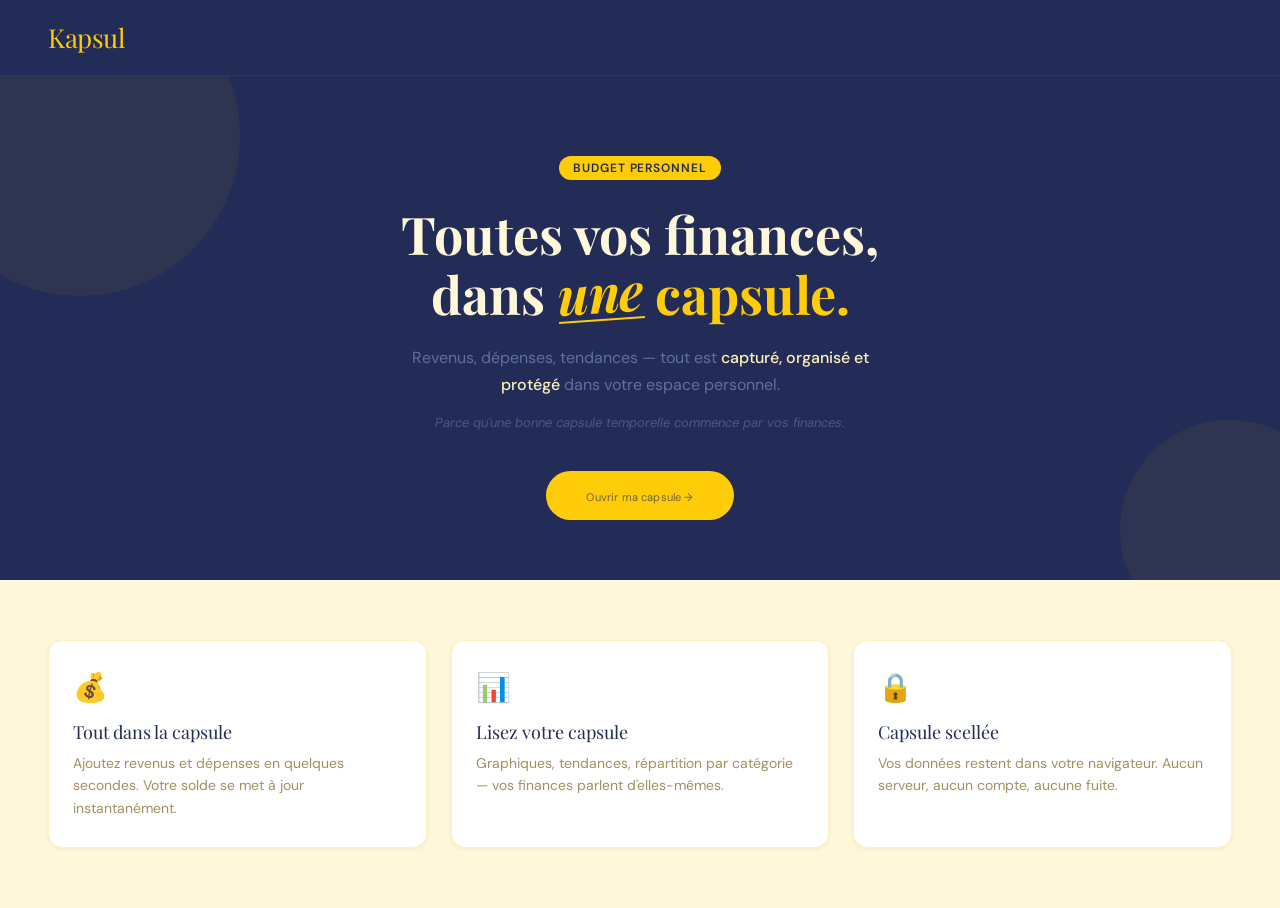
<file: landing.html>
<!doctype html>
<html lang="fr">
  <head>
    <meta charset="UTF-8" />
    <meta name="viewport" content="width=device-width, initial-scale=1.0" />
    <title>Kapsul | Home</title>
    <link rel="stylesheet" href="style.css" />
    <link rel="stylesheet" href="style-landing.css" />
  </head>
  <body class="landing-body">
    <header class="landing-nav">
      <span class="landing-logo">Kapsul</span>
    </header>

    <section class="hero">
      <div class="deco deco-1"></div>
      <div class="deco deco-2"></div>

      <span class="hero-tag">Budget personnel</span>

      <h1 class="hero-title">
        Toutes vos finances,<br />
        dans <span class="une">une</span> <span>capsule.</span>
      </h1>

      <p class="hero-sub">
        Revenus, dépenses, tendances — tout est
        <strong>capturé, organisé et protégé</strong> dans votre espace
        personnel.
      </p>

      <p class="hero-tagline">
        Parce qu'une bonne capsule temporelle commence par vos finances.
      </p>

      <a href="transactions/index.html" class="hero-btn">
        <span class="btn-sub">Ouvrir ma capsule →</span>
      </a>
    </section>

    <section class="features">
      <div class="feature-card">
        <span class="feature-icon">💰</span>
        <div class="feature-title">Tout dans la capsule</div>
        <p class="feature-desc">
          Ajoutez revenus et dépenses en quelques secondes. Votre solde se met à
          jour instantanément.
        </p>
      </div>
      <div class="feature-card">
        <span class="feature-icon">📊</span>
        <div class="feature-title">Lisez votre capsule</div>
        <p class="feature-desc">
          Graphiques, tendances, répartition par catégorie — vos finances
          parlent d'elles-mêmes.
        </p>
      </div>
      <div class="feature-card">
        <span class="feature-icon">🔒</span>
        <div class="feature-title">Capsule scellée</div>
        <p class="feature-desc">
          Vos données restent dans votre navigateur. Aucun serveur, aucun
          compte, aucune fuite.
        </p>
      </div>
    </section>
  </body>
</html>
</file>
<file: style.css>
@import url("https://fonts.googleapis.com/css2?family=DM+Sans:wght@400;500;600&family=Playfair+Display:wght@700&display=swap");

* {
  padding: 0;
  margin: 0;
  box-sizing: border-box;
}

:root {
  --yellow: #ffcc0a;
  --yellow-light: #fff1bd;
  --yellow-pale: #fff7da;
  --blue-dark: #222c56;
  --blue-navy: #1a2244;
  --blue-muted: #4a5a8a;
  --green: #099b3e;
  --green-light: #dff3e7;
  --green-pale: #f3faf5;
  --lavender: #e9edff;
  --red: #d63030;

  --font-display: "Playfair Display", serif;
  --font-body: "DM Sans", sans-serif;

  --shadow: 0 1px 4px rgba(0, 0, 0, 0.06);
  --radius-md: 10px;
  --radius-lg: 14px;
}

body {
  background-color: var(--yellow-pale);
  font-family: var(--font-body);
  color: var(--blue-dark);
}

.app {
  display: flex;
  min-height: 100vh;
}

/* ─────────────────────────────────────────────
   MOBILE HEADER — caché sur desktop
───────────────────────────────────────────── */
.mobile-header {
  display: none;
}

/* ─────────────────────────────────────────────
   SIDEBAR — Desktop
───────────────────────────────────────────── */
.sidebar {
  width: 220px;
  min-height: 100vh;
  position: sticky;
  top: 0;
  background-color: var(--blue-dark);
  padding: 32px 20px;
  display: flex;
  flex-direction: column;
  gap: 48px;
  flex-shrink: 0;
}

.logo-block {
  padding: 0 4px;
}

.logo {
  font-family: var(--font-display);
  font-size: 26px;
  color: var(--yellow);
  letter-spacing: -0.5px;
  display: block;
  text-decoration: none;
}

.logo-sub {
  font-size: 11px;
  color: #4a5580;
  letter-spacing: 0.12em;
  text-transform: uppercase;
  margin-top: 3px;
}

.sidebar nav {
  display: flex;
  flex-direction: column;
  gap: 4px;
}

.sidebar nav a {
  padding: 11px 14px;
  border-radius: var(--radius-md);
  font-size: 14px;
  color: var(--blue-muted);
  text-decoration: none;
  display: flex;
  align-items: center;
  gap: 12px;
  transition:
    background-color 0.15s,
    color 0.15s;
}

.sidebar nav a:hover {
  background-color: var(--blue-navy);
  color: #8090c0;
}

.sidebar nav a.active {
  background-color: var(--yellow);
  color: var(--blue-dark);
  font-weight: 600;
}

.nav-emoji {
  font-size: 16px;
  line-height: 1;
}

.sidebar-footer {
  margin-top: auto;
  padding: 14px;
  border-radius: var(--radius-md);
  background: var(--blue-navy);
  display: flex;
  align-items: center;
  gap: 10px;
  text-decoration: none;
  cursor: pointer;
  transition: opacity 0.15s;
}

.sidebar-footer:hover {
  opacity: 0.8;
}

.avatar {
  width: 34px;
  height: 34px;
  border-radius: 50%;
  background: var(--yellow);
  display: flex;
  align-items: center;
  justify-content: center;
  font-size: 13px;
  font-weight: 600;
  color: var(--blue-dark);
  flex-shrink: 0;
}

.user-name {
  font-size: 13px;
  font-weight: 500;
  color: #8090c0;
}
.user-plan {
  font-size: 11px;
  color: #3a4570;
}

/* ─────────────────────────────────────────────
   CONTENT
───────────────────────────────────────────── */
.content {
  flex: 1;
  padding: 2rem;
  min-width: 0;
}

.topbar {
  display: flex;
  align-items: center;
  justify-content: space-between;
  margin-bottom: 2rem;
  padding-bottom: 1rem;
  border-bottom: 1px solid var(--yellow-light);
}

.topbar h1 {
  font-family: var(--font-display);
  font-size: 28px;
  letter-spacing: -0.5px;
}

.topbar-badge {
  background: var(--yellow);
  color: var(--blue-dark);
  font-size: 12px;
  font-weight: 600;
  padding: 4px 12px;
  border-radius: 20px;
}

/* ─── CARDS ─── */
.summary {
  display: flex;
  gap: 1rem;
  margin-bottom: 2rem;
}

.card {
  flex: 1;
  background: white;
  border-radius: var(--radius-lg);
  padding: 1.25rem 1.5rem;
  border: 1px solid var(--yellow-light);
  display: flex;
  flex-direction: column;
  gap: 6px;
  box-shadow: var(--shadow);
}

.card.accent {
  background: var(--blue-dark);
  border-color: var(--blue-dark);
}

.card-label {
  font-size: 11px;
  color: #a09060;
  text-transform: uppercase;
  letter-spacing: 0.08em;
}

.card.accent .card-label {
  color: #6070a0;
}

.card-amount {
  font-size: 1.6rem;
  font-weight: 600;
  color: var(--blue-dark);
}

.card.accent .card-amount {
  color: var(--yellow);
}

.income {
  color: var(--green);
}
.expense {
  color: var(--red);
}

/* ─────────────────────────────────────────────
   TAB BAR — cachée par défaut sur desktop
───────────────────────────────────────────── */
.tab-bar {
  display: none;
}

/* ─────────────────────────────────────────────
   TABLETTE (< 1024px) — sidebar réduite + header mobile
───────────────────────────────────────────── */
@media (max-width: 1024px) {
  .mobile-header {
    display: flex;
    align-items: center;
    justify-content: center;
    background: var(--blue-dark);
    padding: 14px;
    border-bottom: 1px solid var(--blue-navy);
  }

  .mobile-header a {
    font-family: var(--font-display);
    font-size: 22px;
    color: var(--yellow);
    text-decoration: none;
    letter-spacing: -0.5px;
  }

  .sidebar {
    width: 70px;
    padding: 24px 10px;
    gap: 20px;
    align-items: center;
    height: calc(100vh - 53px);
    min-height: unset;
    position: sticky;
    top: 53px;
    overflow: hidden;
  }

  .logo-block {
    display: none;
  }

  .sidebar nav a {
    justify-content: center;
    padding: 10px;
    gap: 0;
    width: 100%;
  }

  .sidebar nav a span:last-child {
    display: none;
  }
  .nav-emoji {
    font-size: 20px;
  }

  .sidebar-footer {
    flex-direction: column;
    padding: 8px;
  }
  .user-name,
  .user-plan {
    display: none;
  }

  .sidebar-footer {
    background: transparent;
    padding: 8px 0;
  }
}

/* ─────────────────────────────────────────────
   MOBILE (< 768px) — tab bar en bas
───────────────────────────────────────────── */
@media (max-width: 768px) {
  .sidebar {
    display: none;
  }

  .tab-bar {
    display: flex;
    position: fixed;
    bottom: 0;
    left: 0;
    right: 0;
    height: 64px;
    background: var(--blue-dark);
    border-top: 2px solid var(--blue-navy);
    z-index: 999;
    justify-content: space-around;
    align-items: center;
  }

  .tab-bar a {
    display: flex;
    flex-direction: column;
    align-items: center;
    gap: 3px;
    text-decoration: none;
    color: var(--blue-muted);
    font-size: 11px;
    flex: 1;
    padding: 8px 0;
    transition: color 0.15s;
  }

  .tab-bar a .tab-emoji {
    font-size: 22px;
  }
  .tab-bar a.active {
    color: var(--yellow);
  }

  .content {
    padding: 1.25rem;
    padding-bottom: 80px;
  }

  .summary {
    flex-direction: column;
  }
  .card-amount {
    font-size: 1.3rem;
  }
  .topbar h1 {
    font-size: 22px;
  }
}

/* ─────────────────────────────────────────────
   DARK MODE
───────────────────────────────────────────── */
body.dark {
  background-color: #0f1422;
  color: #e8e0cc;
}
body.dark .topbar {
  border-bottom-color: #2a3566;
}
body.dark .topbar h1 {
  color: #e8e0cc;
}
body.dark .card {
  background: #1a2244;
  border-color: #2a3566;
}
body.dark .card-label {
  color: #6070a0;
}
body.dark .card-amount {
  color: #e8e0cc;
}
body.dark .card.accent {
  background: var(--blue-navy);
  border-color: var(--blue-navy);
}
body.dark .transaction-item {
  background: #1a2244;
  border-color: #2a3566;
}
body.dark .transaction-item span {
  color: #e8e0cc;
}
body.dark .transaction-actions button {
  border-color: #2a3566;
  color: #6070a0;
}
body.dark .form-div {
  background: #1a2244;
  border-color: #2a3566;
}
body.dark .form-div input,
body.dark .form-div select {
  background: #0f1422;
  border-color: #2a3566;
  color: #e8e0cc;
}
body.dark .form-section h2,
body.dark .transactions-section h2 {
  color: #e8e0cc;
}
body.dark .stats-card {
  background: #1a2244;
  border-color: #2a3566;
}
body.dark .stats-card h3 {
  color: #6070a0;
}
body.dark .params-card {
  background: #1a2244;
  border-color: #2a3566;
}
body.dark .params-card-title {
  color: #e8e0cc;
}
body.dark .params-card-desc {
  color: #6070a0;
}
body.dark .params-input {
  background: #0f1422;
  border-color: #2a3566;
  color: #e8e0cc;
}
body.dark .theme-label {
  color: #e8e0cc;
}
body.dark .tab-bar {
  background: #0f1422;
  border-top-color: #2a3566;
}
body.dark .mobile-header {
  background: #0f1422;
  border-bottom-color: #2a3566;
}
</file>
<file: style-landing.css>
/* ─── BODY LANDING ─── */
.landing-body {
  background: var(--blue-dark);
  margin: 0;
  padding: 0;
}

/* ─── NAV ─── */
.landing-nav {
  display: flex;
  align-items: center;
  justify-content: space-between;
  padding: 20px 48px;
  border-bottom: 1px solid #2a3566;
}

.landing-logo {
  font-family: var(--font-display);
  font-size: 26px;
  color: var(--yellow);
  letter-spacing: -0.5px;
}

.landing-nav-link {
  font-size: 14px;
  color: var(--blue-muted);
  text-decoration: none;
  transition: color 0.15s;
}

.landing-nav-link:hover {
  color: var(--yellow);
}

/* ─── HERO ─── */
.hero {
  display: flex;
  flex-direction: column;
  align-items: center;
  justify-content: center;
  text-align: center;
  padding: 80px 40px 60px;
  position: relative;
  overflow: hidden;
}

.deco {
  position: absolute;
  border-radius: 50%;
  opacity: 0.06;
  background: var(--yellow);
  pointer-events: none;
}

.deco-1 {
  width: 320px;
  height: 320px;
  top: -100px;
  left: -80px;
}
.deco-2 {
  width: 220px;
  height: 220px;
  bottom: -60px;
  right: -60px;
}

.hero-tag {
  background: var(--yellow);
  color: var(--blue-dark);
  font-size: 12px;
  font-weight: 600;
  padding: 4px 14px;
  border-radius: 20px;
  letter-spacing: 0.08em;
  text-transform: uppercase;
  margin-bottom: 24px;
  animation: fadeDown 0.5s ease both;
}

.hero-title {
  font-family: var(--font-display);
  font-size: 52px;
  line-height: 1.15;
  color: var(--yellow-pale);
  margin-bottom: 20px;
  animation: fadeDown 0.5s 0.1s ease both;
}

.hero-title .une {
  display: inline-block;
  color: var(--yellow);
  transform: rotate(-4deg);
  position: relative;
  top: -2px;
  font-style: italic;
  text-decoration: underline;
  text-underline-offset: 6px;
  text-decoration-thickness: 2px;
}

.hero-title span {
  color: var(--yellow);
}

.hero-sub {
  font-size: 16px;
  color: #6070a0;
  max-width: 460px;
  line-height: 1.7;
  margin-bottom: 16px;
  animation: fadeDown 0.5s 0.2s ease both;
}

.hero-sub strong {
  color: var(--yellow-light);
  font-weight: 500;
}

.hero-tagline {
  font-size: 13px;
  color: #4a5a8a;
  font-style: italic;
  margin-bottom: 40px;
  animation: fadeDown 0.5s 0.25s ease both;
}

.hero-btn {
  display: inline-block;
  background: var(--yellow);
  color: var(--blue-dark);
  font-family: var(--font-body);
  font-size: 16px;
  font-weight: 700;
  padding: 16px 40px;
  border-radius: 50px;
  text-decoration: none;
  animation: fadeDown 0.5s 0.3s ease both;
  transition:
    transform 0.15s,
    background 0.15s;
  letter-spacing: 0.01em;
  text-align: center;
}

.hero-btn:hover {
  background: var(--yellow-light);
  transform: translateY(-2px);
}

.btn-sub {
  display: block;
  font-size: 11px;
  font-weight: 400;
  opacity: 0.65;
  margin-top: 3px;
}

/* ─── FEATURES ─── */
.features {
  background: var(--yellow-pale);
  padding: 60px 48px;
  display: grid;
  grid-template-columns: repeat(3, 1fr);
  gap: 24px;
}

.feature-card {
  background: white;
  border-radius: var(--radius-lg);
  padding: 28px 24px;
  border: 1px solid var(--yellow-light);
  box-shadow: var(--shadow);
  animation: fadeUp 0.5s ease both;
}

.feature-card:nth-child(2) {
  animation-delay: 0.1s;
}
.feature-card:nth-child(3) {
  animation-delay: 0.2s;
}

.feature-icon {
  font-size: 28px;
  margin-bottom: 14px;
  display: block;
}

.feature-title {
  font-family: var(--font-display);
  font-size: 18px;
  color: var(--blue-dark);
  margin-bottom: 8px;
}

.feature-desc {
  font-size: 14px;
  color: #a09060;
  line-height: 1.6;
}

/* ─── ANIMATIONS ─── */
@keyframes fadeDown {
  from {
    opacity: 0;
    transform: translateY(-16px);
  }
  to {
    opacity: 1;
    transform: translateY(0);
  }
}

@keyframes fadeUp {
  from {
    opacity: 0;
    transform: translateY(16px);
  }
  to {
    opacity: 1;
    transform: translateY(0);
  }
}

/* ─── RESPONSIVE ─── */
@media (max-width: 768px) {
  .landing-nav {
    padding: 16px 24px;
  }
  .hero {
    padding: 60px 24px 40px;
  }
  .hero-title {
    font-size: 34px;
  }
  .hero-sub {
    font-size: 15px;
  }
  .features {
    grid-template-columns: 1fr;
    padding: 40px 24px;
  }
}

@media (max-width: 1024px) and (min-width: 769px) {
  .hero-title {
    font-size: 42px;
  }
  .features {
    padding: 60px 32px;
  }
}
</file>
